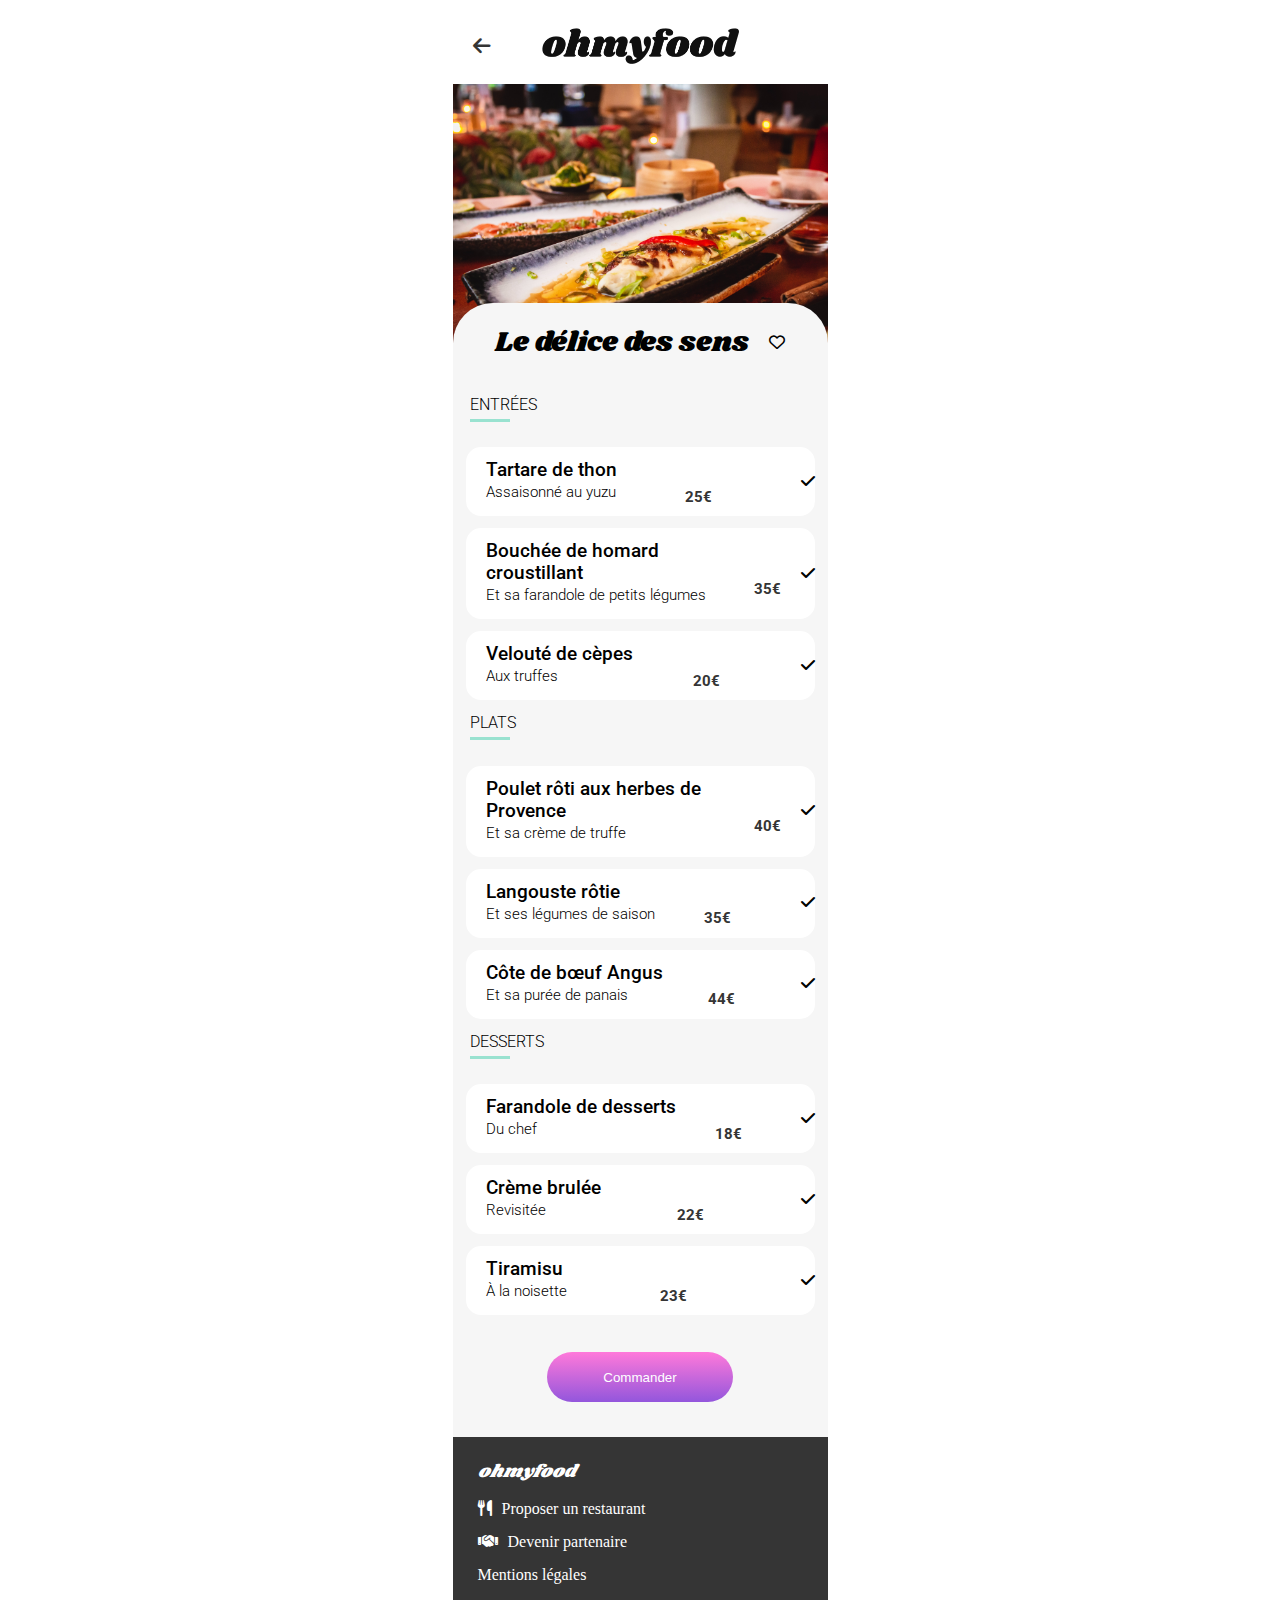
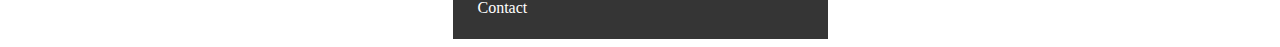
<file: menu-delice.html>
<!DOCTYPE html>
<html lang="fr">

<head>
    <title>Ohmyfood - Le délice des sens</title>
    <link rel="stylesheet" href="menu-palette.css">
    <link rel="preconnect" href="https://fonts.googleapis.com">
    <link rel="preconnect" href="https://fonts.gstatic.com" crossorigin>
    <link href="https://fonts.googleapis.com/css2?family=Roboto:ital,wght@0,100..900;1,100..900&display=swap"
        rel="stylesheet">
    <link rel="stylesheet" href="https://cdnjs.cloudflare.com/ajax/libs/font-awesome/6.5.0/css/all.min.css">
    <link rel="preconnect" href="https://fonts.googleapis.com">
    <link rel="preconnect" href="https://fonts.gstatic.com" crossorigin>
    <link
        href="https://fonts.googleapis.com/css2?family=Roboto:ital,wght@0,100..900;1,100..900&family=Shrikhand&display=swap"
        rel="stylesheet">
    <link rel="preconnect" href="https://fonts.googleapis.com">
    <link rel="preconnect" href="https://fonts.gstatic.com" crossorigin>
    <link
        href="https://fonts.googleapis.com/css2?family=Roboto:ital,wght@0,100..900;1,100..900&family=Shrikhand&display=swap"
        rel="stylesheet">
</head>

<body>
    <div class="main-container">
        <header>
            <a href="index.html"><i class="fa-solid fa-arrow-left"></i></a>
            <img src="images/logo/ohmyfood.png" alt="Logo Ohmyfood">
        </header>

        <main>
            <div class="photo">
                <img src="images/restaurants/louis-hansel-shotsoflouis-qNBGVyOCY8Q-unsplash.jpg" alt="Image d'un repas dans un restaurant">
            </div>
            <section class="menu">

                <div class="menu-title">
                    <h1><span>Le délice des sens</span></h1>
                    <i class="fa-regular fa-heart"></i>
                </div>

                <div class="menu-entrance">

                    <div class="title">
                        <h2>Entrées</h2>
                    </div>
                    <div class="entrance">
                        <div class="entrance-text">
                            <h3>Tartare de thon</h3>
                            <p>Assaisonné au yuzu</p>
                        </div>
                        <span class="price">25€</span>
                        <div class="price-check">
                            <i class="fa-solid fa-check"></i>
                        </div>
                    </div>

                    <div class="entrance">
                        <div class="entrance-text">
                            <h3>Bouchée de homard croustillant </h3>
                            <p>Et sa farandole de petits légumes</p>
                        </div>
                        <span class="price">35€</span>
                        <div class="price-check">
                            <i class="fa-solid fa-check"></i>
                        </div>
                    </div>

                    <div class="entrance">
                        <div class="entrance-text">
                            <h3>Velouté de cèpes </h3>
                            <p>Aux truffes</p>
                        </div>
                        <span class="price">20€</span>
                        <div class="price-check">
                            <i class="fa-solid fa-check"></i>
                        </div>
                    </div>
                </div>

                <div class="menu-plats">

                    <div class="title">
                        <h2>Plats</h2>
                    </div>
                    <div class="entrance">
                        <div class="entrance-text">
                            <h3>Poulet rôti aux herbes de Provence </h3>
                            <p>Et sa crème de truffe</p>
                        </div>
                        <span class="price">40€</span>
                        <div class="price-check">
                            <i class="fa-solid fa-check"></i>
                        </div>
                    </div>

                    <div class="entrance">
                        <div class="entrance-text">
                            <h3>Langouste rôtie </h3>
                            <p>Et ses légumes de saison</p>
                        </div>
                        <span class="price">35€</span>
                        <div class="price-check">
                            <i class="fa-solid fa-check"></i>
                        </div>
                    </div>

                    <div class="entrance">
                        <div class="entrance-text">
                            <h3>Côte de bœuf Angus </h3>
                            <p>Et sa purée de panais</p>
                        </div>
                        <span class="price">44€</span>
                        <div class="price-check">
                            <i class="fa-solid fa-check"></i>
                        </div>
                    </div>
                </div>

                <div class="menu-desserts">

                    <div class="title">
                        <h2>Desserts</h2>
                    </div>

                    <div class="entrance">
                        <div class="entrance-text">
                            <h3>Farandole de desserts</h3>
                            <p>Du chef</p>
                        </div>
                        <span class="price">18€</span>
                        <div class="price-check">
                            <i class="fa-solid fa-check"></i>
                        </div>
                    </div>

                    <div class="entrance">
                        <div class="entrance-text">
                            <h3>Crème brulée </h3>
                            <p>Revisitée</p>
                        </div>
                        <span class="price">22€</span>
                        <div class="price-check">
                            <i class="fa-solid fa-check"></i>
                        </div>
                    </div>

                    <div class="entrance">
                        <div class="entrance-text">
                            <h3>Tiramisu </h3>
                            <p>À la noisette</p>
                        </div>
                        <span class="price">23€</span>
                        <div class="price-check">
                            <i class="fa-solid fa-check"></i>
                        </div>
                    </div>

                    <div class="commander">
                        <button>Commander</button>
                    </div>
                </div>
            </section>
        </main>
        <footer class="footer">
            <div class="footer-content">
                <div class="footer-logo">ohmyfood</div>
            </div>
            <ul class="footer-links">
                <li><i class="fas fa-utensils"></i><a href="#">Proposer un restaurant</a></li>
                <li><i class="fas fa-handshake"></i><a href="#">Devenir partenaire</a></li>
                <li><a href="#">Mentions légales</a></li>
                <li><a href="#">Contact</a></li>
            </ul>
        </footer>
    </div>
</body>
</file>
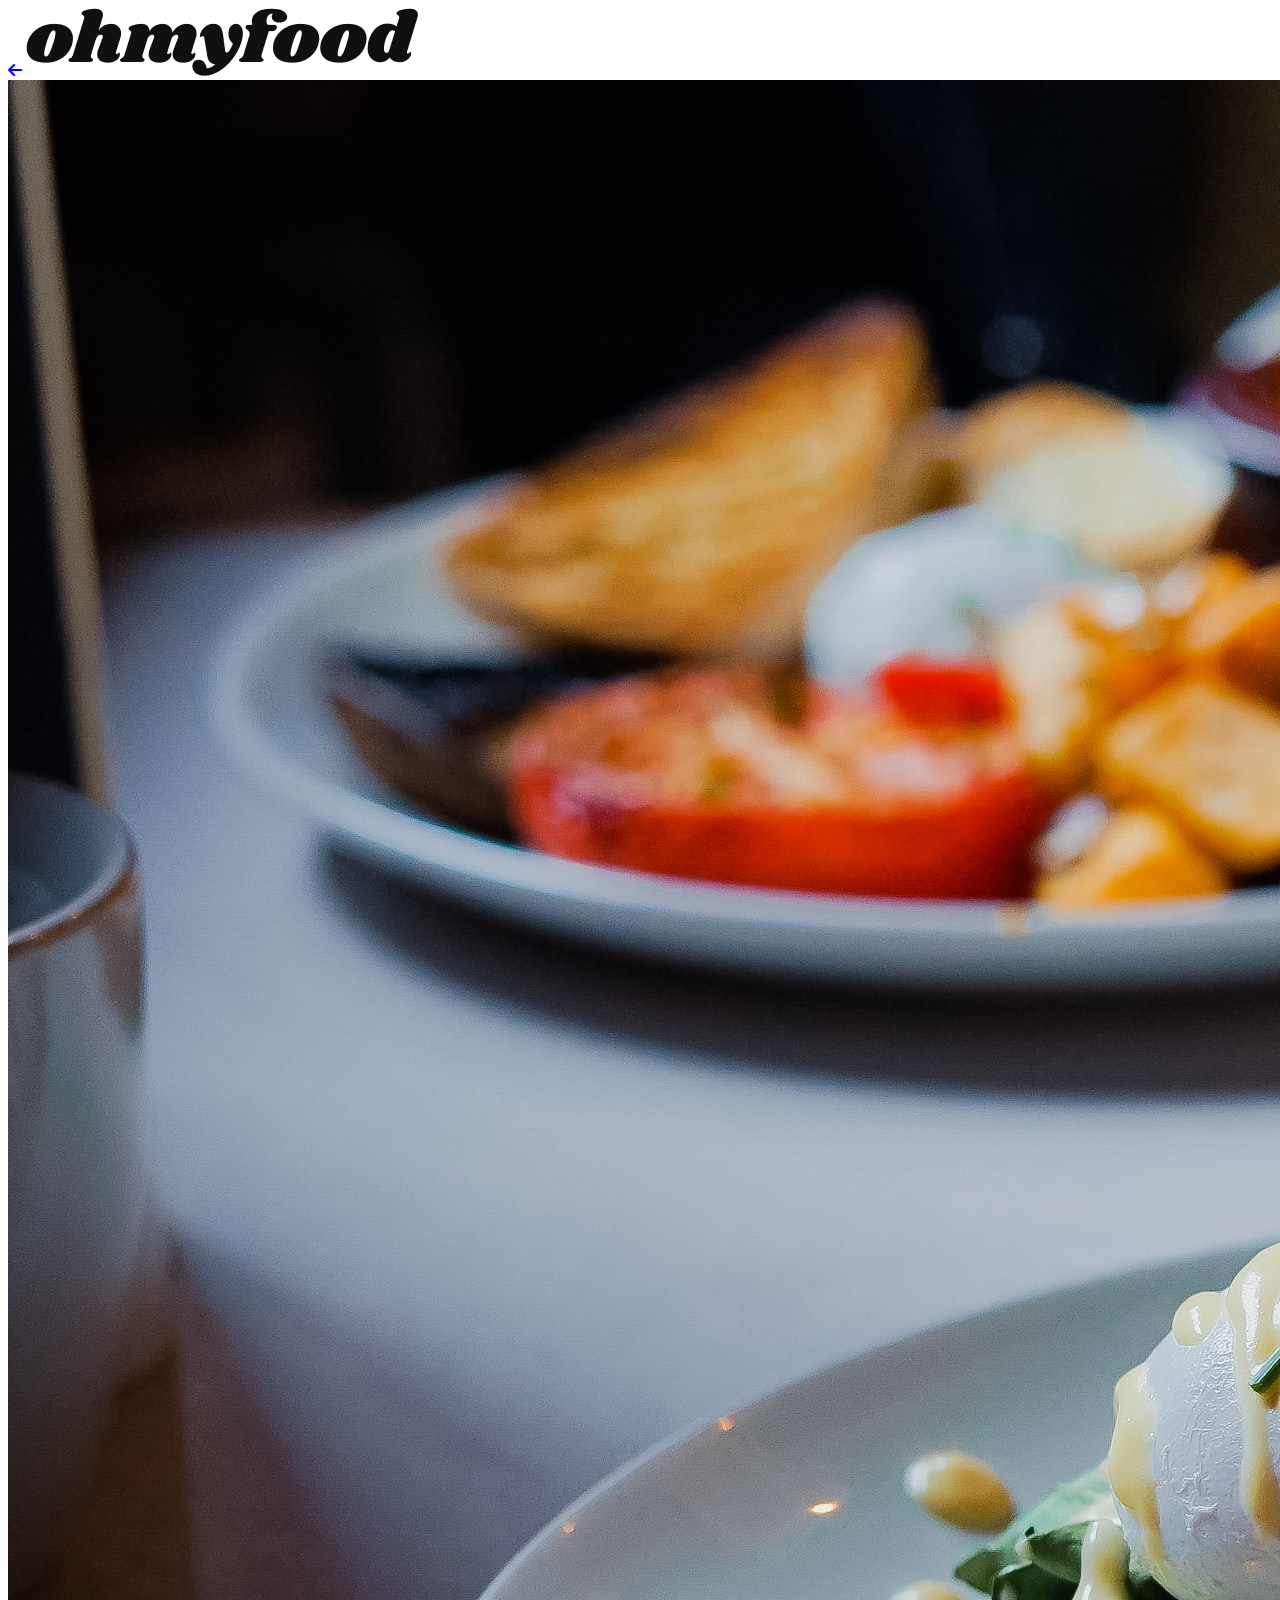
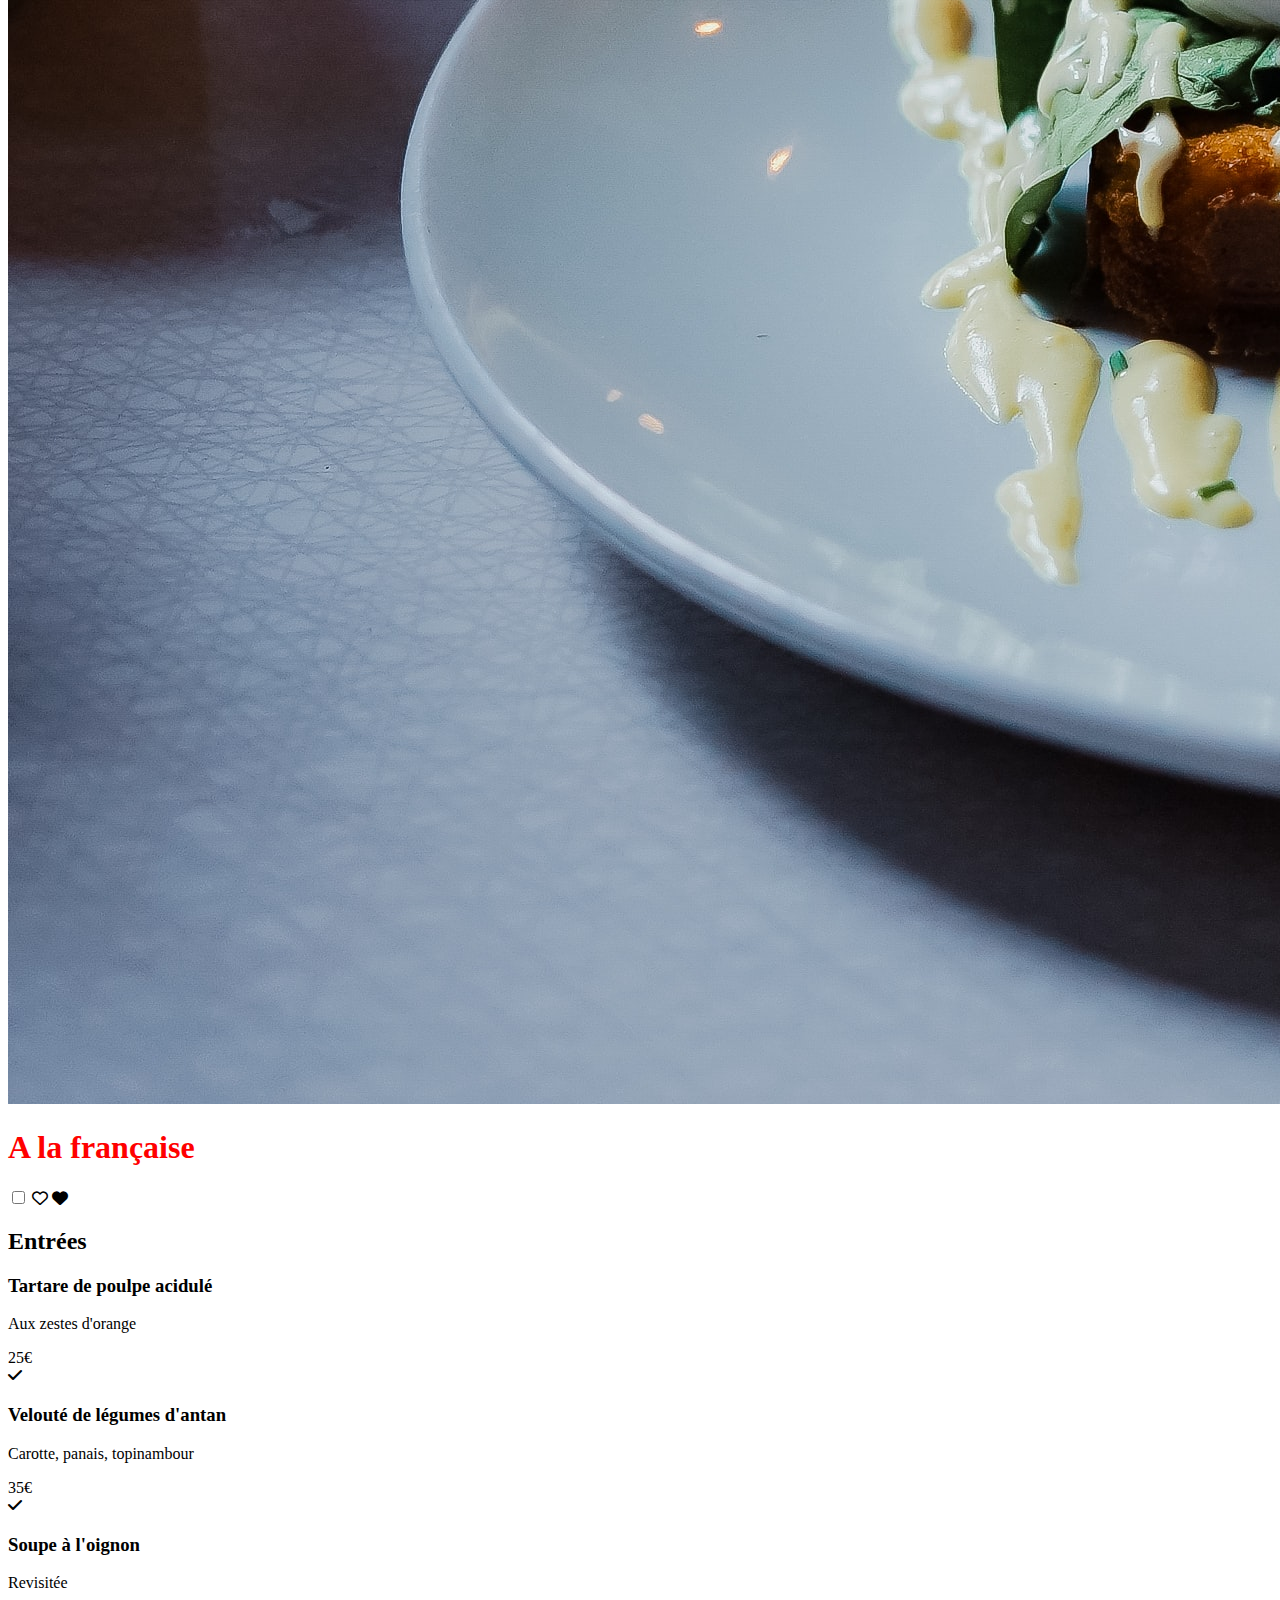
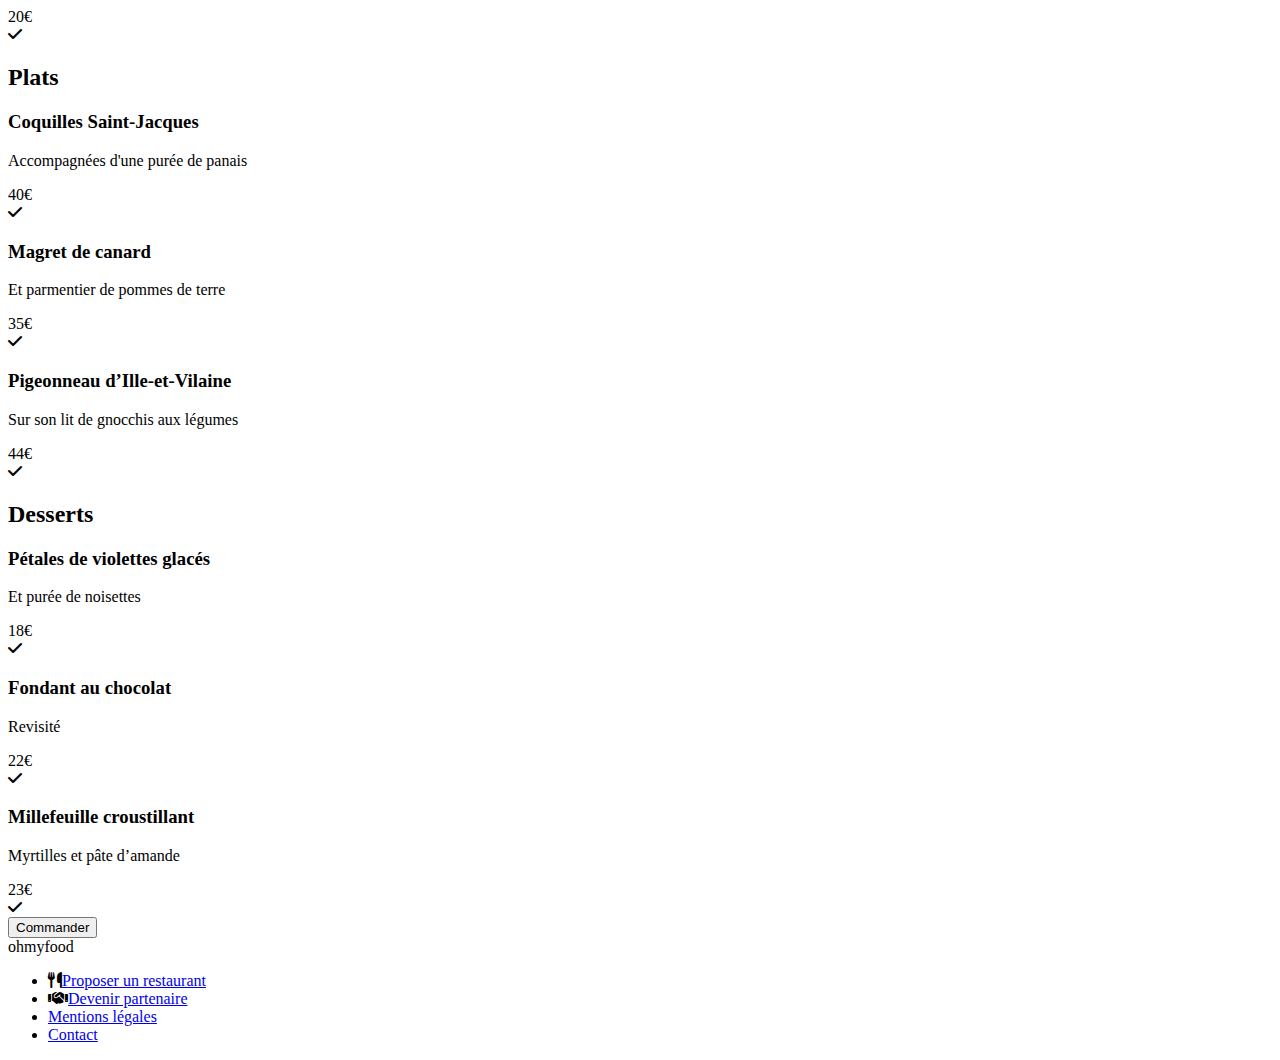
<file: menu-francaise.html>
<!DOCTYPE html>
<html lang="fr">

<head>
    <title>Ohmyfood - A la française</title>
    <link rel="stylesheet" href="style.css">
    <link rel="preconnect" href="https://fonts.googleapis.com">
    <link rel="preconnect" href="https://fonts.gstatic.com" crossorigin>
    <link href="https://fonts.googleapis.com/css2?family=Roboto:ital,wght@0,100..900;1,100..900&display=swap"
        rel="stylesheet">
    <link rel="stylesheet" href="https://cdnjs.cloudflare.com/ajax/libs/font-awesome/6.5.0/css/all.min.css">
    <link rel="preconnect" href="https://fonts.googleapis.com">
    <link rel="preconnect" href="https://fonts.gstatic.com" crossorigin>
    <link
        href="https://fonts.googleapis.com/css2?family=Roboto:ital,wght@0,100..900;1,100..900&family=Shrikhand&display=swap"
        rel="stylesheet">
    <link rel="preconnect" href="https://fonts.googleapis.com">
    <link rel="preconnect" href="https://fonts.gstatic.com" crossorigin>
    <link
        href="https://fonts.googleapis.com/css2?family=Roboto:ital,wght@0,100..900;1,100..900&family=Shrikhand&display=swap"
        rel="stylesheet">
        <meta name="viewport" content="width=device-width, initial-scale=1" />
</head>

<body class="page-menu">
    <div class="main-container">
        <header>
            <a href="index.html"><i class="fa-solid fa-arrow-left"></i></a>
            <img src="images/logo/ohmyfood.png" alt="Logo Ohmyfood">
        </header>

        <main>
            <div class="photo">
                <img src="images/restaurants/toa-heftiba-DQKerTsQwi0-unsplash.jpg" alt="Image d'un repas dans un restaurant">
            </div>
            <section class="menu">

                <div class="menu-title">
                    <h1><span>A la française</span></h1>
                    <div class="rating">
                           <input type="checkbox" id="heart1" class="heart-checkbox">
                           <label for="heart1" class="heart">
                              <i class="fa-regular fa-heart"></i>
                              <i class="fa-solid fa-heart"></i>
                           </label>
                        </div>
                </div>

                <div class="menu-entrance">

                    <div class="title">
                        <h2>Entrées</h2>
                    </div>
                    <div class="entrance">
                        <div class="entrance-text">
                            <h3>Tartare de poulpe acidulé</h3>
                            <p>Aux zestes d'orange</p>
                        </div>
                        <span class="price">25€</span>
                        <div class="price-check">
                            <i class="fa-solid fa-check"></i>
                        </div>
                    </div>

                    <div class="entrance">
                        <div class="entrance-text">
                            <h3>Velouté de légumes d'antan</h3>
                            <p>Carotte, panais, topinambour</p>
                        </div>
                        <span class="price">35€</span>
                        <div class="price-check">
                            <i class="fa-solid fa-check"></i>
                        </div>
                    </div>

                    <div class="entrance">
                        <div class="entrance-text">
                            <h3>Soupe à l'oignon</h3>
                            <p>Revisitée</p>
                        </div>
                        <span class="price">20€</span>
                        <div class="price-check">
                            <i class="fa-solid fa-check"></i>
                        </div>
                    </div>
                </div>

                <div class="menu-plats">

                    <div class="title">
                        <h2>Plats</h2>
                    </div>
                    <div class="entrance">
                        <div class="entrance-text">
                            <h3>Coquilles Saint-Jacques</h3>
                            <p>Accompagnées d'une purée de panais</p>
                        </div>
                        <span class="price">40€</span>
                        <div class="price-check">
                            <i class="fa-solid fa-check"></i>
                        </div>
                    </div>

                    <div class="entrance">
                        <div class="entrance-text">
                            <h3>Magret de canard</h3>
                            <p>Et parmentier de pommes de terre</p>
                        </div>
                        <span class="price">35€</span>
                        <div class="price-check">
                            <i class="fa-solid fa-check"></i>
                        </div>
                    </div>

                    <div class="entrance">
                        <div class="entrance-text">
                            <h3>Pigeonneau d’Ille-et-Vilaine</h3>
                            <p>Sur son lit de gnocchis aux légumes</p>
                        </div>
                        <span class="price">44€</span>
                        <div class="price-check">
                            <i class="fa-solid fa-check"></i>
                        </div>
                    </div>
                </div>

                <div class="menu-desserts">

                    <div class="title">
                        <h2>Desserts</h2>
                    </div>

                    <div class="entrance">
                        <div class="entrance-text">
                            <h3>Pétales de violettes glacés</h3>
                            <p>Et purée de noisettes</p>
                        </div>
                        <span class="price">18€</span>
                        <div class="price-check">
                            <i class="fa-solid fa-check"></i>
                        </div>
                    </div>

                    <div class="entrance">
                        <div class="entrance-text">
                            <h3>Fondant au chocolat</h3>
                            <p>Revisité</p>
                        </div>
                        <span class="price">22€</span>
                        <div class="price-check">
                            <i class="fa-solid fa-check"></i>
                        </div>
                    </div>

                    <div class="entrance">
                        <div class="entrance-text">
                            <h3>Millefeuille croustillant</h3>
                            <p>Myrtilles et pâte d’amande</p>
                        </div>
                        <span class="price">23€</span>
                        <div class="price-check">
                            <i class="fa-solid fa-check"></i>
                        </div>
                    </div>

                    <div class="commander">
                        <button>Commander</button>
                    </div>
                </div>
            </section>
        </main>
        <footer class="footer">
            <div class="footer-content">
                <div class="footer-logo">ohmyfood</div>
            </div>
            <ul class="footer-links">
                <li><i class="fas fa-utensils"></i><a href="#">Proposer un restaurant</a></li>
                <li><i class="fas fa-handshake"></i><a href="#">Devenir partenaire</a></li>
                <li><a href="#">Mentions légales</a></li>
                <li><a href="#">Contact</a></li>
            </ul>
        </footer>
    </div>
</body>
</file>
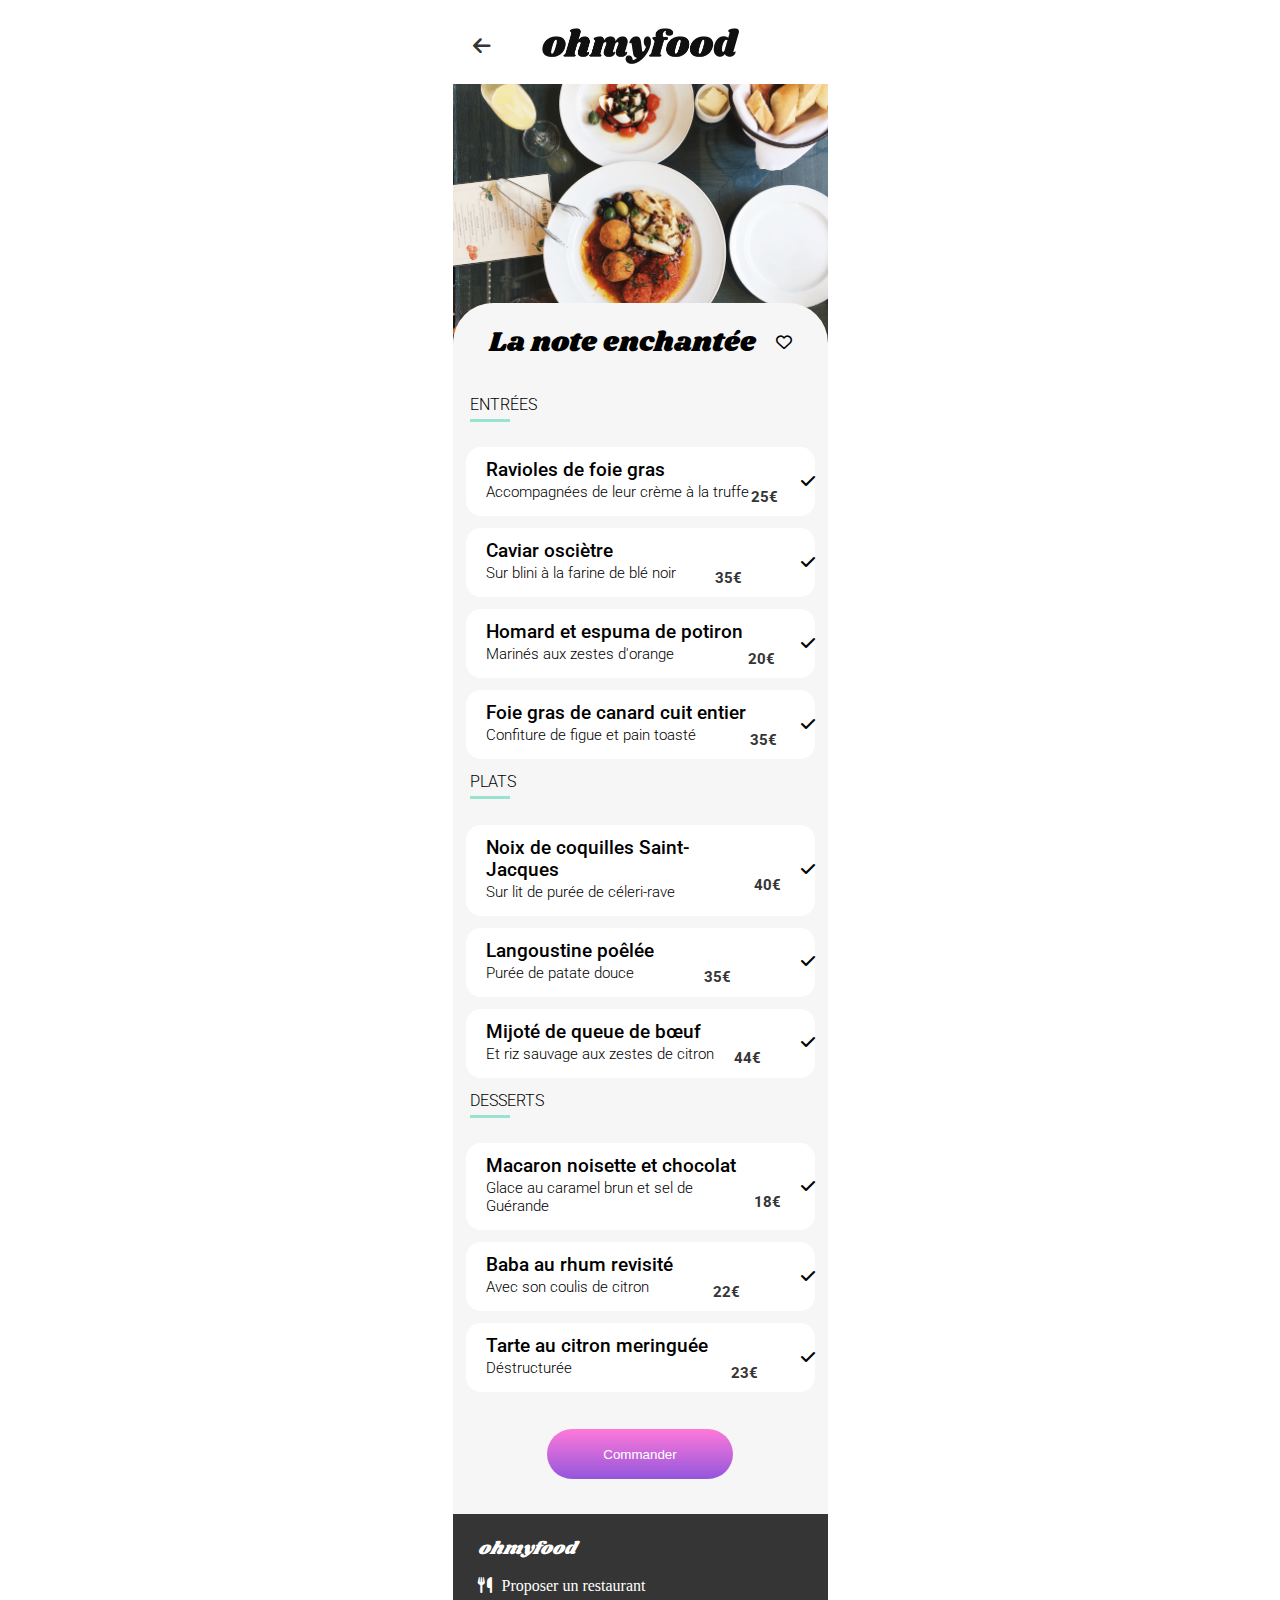
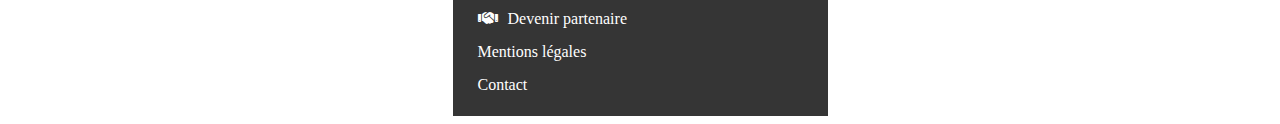
<file: menu-note.html>
<!DOCTYPE html>
<html lang="fr">

<head>
    <title>Ohmyfood - La note enchantée</title>
    <link rel="stylesheet" href="menu-palette.css">
    <link rel="preconnect" href="https://fonts.googleapis.com">
    <link rel="preconnect" href="https://fonts.gstatic.com" crossorigin>
    <link href="https://fonts.googleapis.com/css2?family=Roboto:ital,wght@0,100..900;1,100..900&display=swap"
        rel="stylesheet">
    <link rel="stylesheet" href="https://cdnjs.cloudflare.com/ajax/libs/font-awesome/6.5.0/css/all.min.css">
    <link rel="preconnect" href="https://fonts.googleapis.com">
    <link rel="preconnect" href="https://fonts.gstatic.com" crossorigin>
    <link
        href="https://fonts.googleapis.com/css2?family=Roboto:ital,wght@0,100..900;1,100..900&family=Shrikhand&display=swap"
        rel="stylesheet">
    <link rel="preconnect" href="https://fonts.googleapis.com">
    <link rel="preconnect" href="https://fonts.gstatic.com" crossorigin>
    <link
        href="https://fonts.googleapis.com/css2?family=Roboto:ital,wght@0,100..900;1,100..900&family=Shrikhand&display=swap"
        rel="stylesheet">
</head>

<body>
    <div class="main-container">
        <header>
            <a href="index.html"><i class="fa-solid fa-arrow-left"></i></a>
            <img src="images/logo/ohmyfood.png" alt="Logo Ohmyfood">
        </header>

        <main>
            <div class="photo">
                <img src="images/restaurants/stil-u2Lp8tXIcjw-unsplash.jpg" alt="Image d'un repas dans un restaurant">
            </div>
            <section class="menu">

                <div class="menu-title">
                    <h1><span>La note enchantée</span></h1>
                    <i class="fa-regular fa-heart"></i>
                </div>

                <div class="menu-entrance">

                    <div class="title">
                        <h2>Entrées</h2>
                    </div>
                    <div class="entrance">
                        <div class="entrance-text">
                            <h3>Ravioles de foie gras</h3>
                            <p>Accompagnées de leur crème à la truffe</p>
                        </div>
                        <span class="price">25€</span>
                        <div class="price-check">
                            <i class="fa-solid fa-check"></i>
                        </div>
                    </div>

                    <div class="entrance">
                        <div class="entrance-text">
                            <h3>Caviar osciètre</h3>
                            <p>Sur blini à la farine de blé noir</p>
                        </div>
                        <span class="price">35€</span>
                        <div class="price-check">
                            <i class="fa-solid fa-check"></i>
                        </div>
                    </div>

                    <div class="entrance">
                        <div class="entrance-text">
                            <h3>Homard et espuma de potiron</h3>
                            <p>Marinés aux zestes d'orange</p>
                        </div>
                        <span class="price">20€</span>
                        <div class="price-check">
                            <i class="fa-solid fa-check"></i>
                        </div>
                    </div>

                    <div class="entrance">
                        <div class="entrance-text">
                            <h3>Foie gras de canard cuit entier</h3>
                            <p>Confiture de figue et pain toasté</p>
                        </div>
                        <span class="price">35€</span>
                        <div class="price-check">
                            <i class="fa-solid fa-check"></i>
                        </div>
                    </div>
                </div>

                <div class="menu-plats">

                    <div class="title">
                        <h2>Plats</h2>
                    </div>
                    <div class="entrance">
                        <div class="entrance-text">
                            <h3>Noix de coquilles Saint-Jacques</h3>
                            <p>Sur lit de purée de céleri-rave</p>
                        </div>
                        <span class="price">40€</span>
                        <div class="price-check">
                            <i class="fa-solid fa-check"></i>
                        </div>
                    </div>

                    <div class="entrance">
                        <div class="entrance-text">
                            <h3>Langoustine poêlée</h3>
                            <p>Purée de patate douce</p>
                        </div>
                        <span class="price">35€</span>
                        <div class="price-check">
                            <i class="fa-solid fa-check"></i>
                        </div>
                    </div>

                    <div class="entrance">
                        <div class="entrance-text">
                            <h3>Mijoté de queue de bœuf</h3>
                            <p>Et riz sauvage aux zestes de citron</p>
                        </div>
                        <span class="price">44€</span>
                        <div class="price-check">
                            <i class="fa-solid fa-check"></i>
                        </div>
                    </div>
                </div>

                <div class="menu-desserts">

                    <div class="title">
                        <h2>Desserts</h2>
                    </div>

                    <div class="entrance">
                        <div class="entrance-text">
                            <h3>Macaron noisette et chocolat</h3>
                            <p>Glace au caramel brun et sel de Guérande</p>
                        </div>
                        <span class="price">18€</span>
                        <div class="price-check">
                            <i class="fa-solid fa-check"></i>
                        </div>
                    </div>

                    <div class="entrance">
                        <div class="entrance-text">
                            <h3>Baba au rhum revisité</h3>
                            <p>Avec son coulis de citron</p>
                        </div>
                        <span class="price">22€</span>
                        <div class="price-check">
                            <i class="fa-solid fa-check"></i>
                        </div>
                    </div>

                    <div class="entrance">
                        <div class="entrance-text">
                            <h3>Tarte au citron meringuée </h3>
                            <p>Déstructurée</p>
                        </div>
                        <span class="price">23€</span><div class="price-check">
                            <i class="fa-solid fa-check"></i>
                        </div>
                    </div>

                    <div class="commander">
                        <button>Commander</button>
                    </div>
                </div>
            </section>
        </main>
        <footer class="footer">
            <div class="footer-content">
                <div class="footer-logo">ohmyfood</div>
            </div>
            <ul class="footer-links">
                <li><i class="fas fa-utensils"></i><a href="#">Proposer un restaurant</a></li>
                <li><i class="fas fa-handshake"></i><a href="#">Devenir partenaire</a></li>
                <li><a href="#">Mentions légales</a></li>
                <li><a href="#">Contact</a></li>
            </ul>
        </footer>
    </div>
</body>
</file>
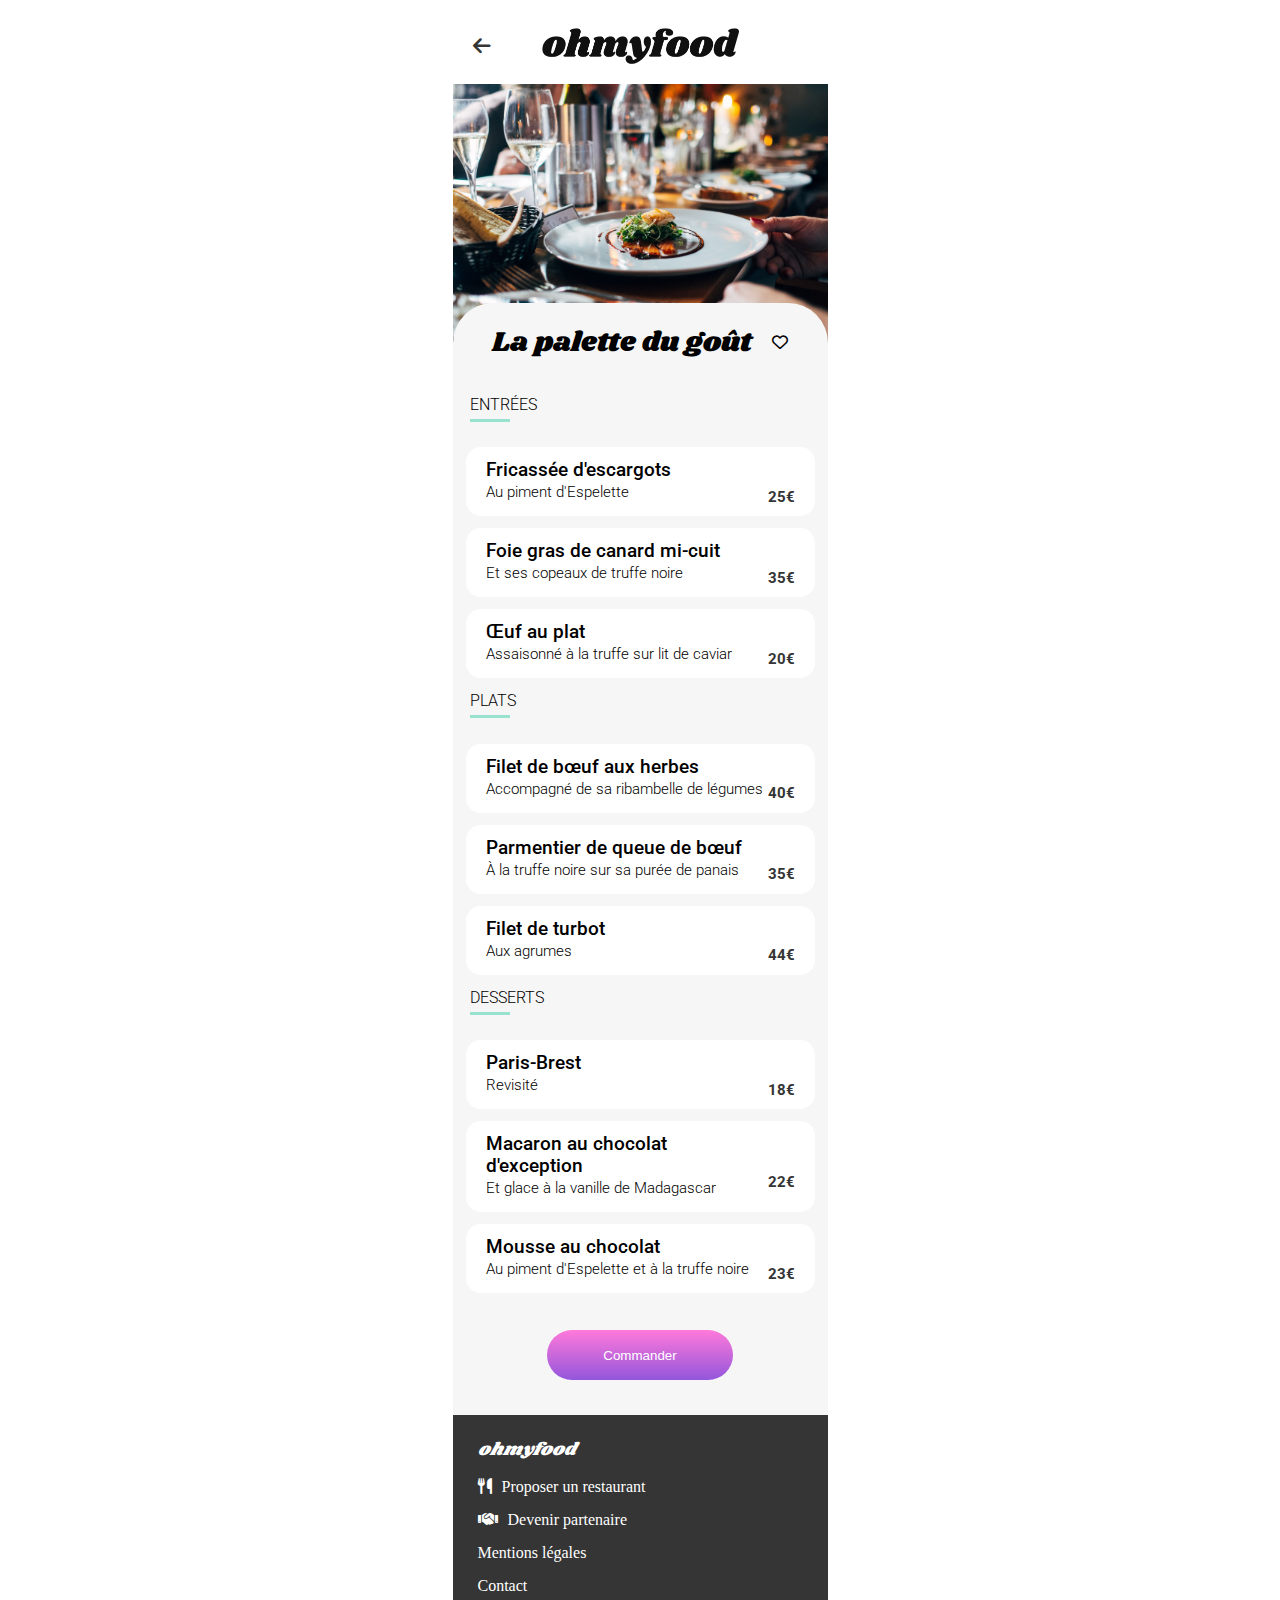
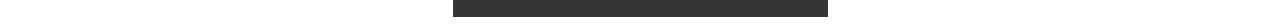
<file: menu.html>
<!DOCTYPE html>
<html lang="fr">

<head>
    <title>Ohmyfood - La Palette du goût</title>
    <link rel="stylesheet" href="menu-palette.css">
    <link rel="preconnect" href="https://fonts.googleapis.com">
    <link rel="preconnect" href="https://fonts.gstatic.com" crossorigin>
    <link href="https://fonts.googleapis.com/css2?family=Roboto:ital,wght@0,100..900;1,100..900&display=swap"
        rel="stylesheet">
    <link rel="stylesheet" href="https://cdnjs.cloudflare.com/ajax/libs/font-awesome/6.5.0/css/all.min.css">
    <link rel="preconnect" href="https://fonts.googleapis.com">
    <link rel="preconnect" href="https://fonts.gstatic.com" crossorigin>
    <link
        href="https://fonts.googleapis.com/css2?family=Roboto:ital,wght@0,100..900;1,100..900&family=Shrikhand&display=swap"
        rel="stylesheet">
    <link rel="preconnect" href="https://fonts.googleapis.com">
    <link rel="preconnect" href="https://fonts.gstatic.com" crossorigin>
    <link
        href="https://fonts.googleapis.com/css2?family=Roboto:ital,wght@0,100..900;1,100..900&family=Shrikhand&display=swap"
        rel="stylesheet">
</head>

<body>
    <div class="main-container">
        <header>
            <a href="index.html"><i class="fa-solid fa-arrow-left"></i></a>
            <img src="images/logo/ohmyfood.png" alt="Logo Ohmyfood">
        </header>

        <main>
            <div class="photo">
                <img src="images/restaurants/jay-wennington-N_Y88TWmGwA-unsplash.jpg" alt="Image d'un repas dans un restaurant">
            </div>
            <section class="menu">

                <div class="menu-title">
                    <h1><span>La palette du goût</span></h1>
                    <i class="fa-regular fa-heart"></i>
                </div>

                <div class="menu-entrance">

                    <div class="title">
                        <h2>Entrées</h2>
                    </div>
                    <div class="entrance">
                        <div class="entrance-text">
                            <h3>Fricassée d'escargots</h3>
                            <p>Au piment d'Espelette</p>
                        </div>
                        <span class="price">25€</span>
                    </div>

                    <div class="entrance">
                        <div class="entrance-text">
                            <h3>Foie gras de canard mi-cuit</h3>
                            <p>Et ses copeaux de truffe noire</p>
                        </div>
                        <span class="price">35€</span>
                    </div>

                    <div class="entrance">
                        <div class="entrance-text">
                            <h3>Œuf au plat</h3>
                            <p>Assaisonné à la truffe sur lit de caviar</p>
                        </div>
                        <span class="price">20€</span>
                    </div>
                </div>

                <div class="menu-plats">

                    <div class="title">
                        <h2>Plats</h2>
                    </div>
                    <div class="entrance">
                        <div class="entrance-text">
                            <h3>Filet de bœuf aux herbes</h3>
                            <p>Accompagné de sa ribambelle de légumes</p>
                        </div>
                        <span class="price">40€</span>
                    </div>

                    <div class="entrance">
                        <div class="entrance-text">
                            <h3>Parmentier de queue de bœuf</h3>
                            <p>À la truffe noire sur sa purée de panais</p>
                        </div>
                        <span class="price">35€</span>
                    </div>

                    <div class="entrance">
                        <div class="entrance-text">
                            <h3>Filet de turbot</h3>
                            <p>Aux agrumes</p>
                        </div>
                        <span class="price">44€</span>
                    </div>
                </div>

                <div class="menu-desserts">

                    <div class="title">
                        <h2>Desserts</h2>
                    </div>

                    <div class="entrance">
                        <div class="entrance-text">
                            <h3>Paris-Brest</h3>
                            <p>Revisité</p>
                        </div>
                        <span class="price">18€</span>
                    </div>

                    <div class="entrance">
                        <div class="entrance-text">
                            <h3>Macaron au chocolat d'exception</h3>
                            <p>Et glace à la vanille de Madagascar</p>
                        </div>
                        <span class="price">22€</span>
                    </div>

                    <div class="entrance">
                        <div class="entrance-text">
                            <h3>Mousse au chocolat</h3>
                            <p>Au piment d'Espelette et à la truffe noire</p>
                        </div>
                        <span class="price">23€</span>
                    </div>

                    <div class="commander">
                        <button>Commander</button>
                    </div>
                </div>
            </section>
        </main>
        <footer class="footer">
            <div class="footer-content">
                <div class="footer-logo">ohmyfood</div>
            </div>
            <ul class="footer-links">
                <li><i class="fas fa-utensils"></i><a href="#">Proposer un restaurant</a></li>
                <li><i class="fas fa-handshake"></i><a href="#">Devenir partenaire</a></li>
                <li><a href="#">Mentions légales</a></li>
                <li><a href="#">Contact</a></li>
            </ul>
        </footer>
    </div>
</body>
</file>
<file: menu-palette.css>
/***** Général *****/

body {
   display: flex;
   justify-content: center;
}

.main-container {
   width: 100%;
   max-width: 375px;
   box-sizing: border-box;
}

/**** En tête ****/

header {
   background-color: white;
   width: 100%;
   display: flex;
   position: relative;
   align-items: center;
   justify-content: center;
   padding: 20px 0;
}

header img {
   width: 197px;
   height: 36px;
}

header i {
   position: absolute;
   left: 20px;
   font-size: 20px;
   color: rgba(53, 53, 53, 1);
   cursor: pointer;
   top: 50%;
   transform: translateY(-50%);
}

/***** Image *****/

.photo img {
   width: 100%;
   height: 275px;
   top: 96px;
   object-fit: cover;
}

/***** Menu Entrées *****/

.menu {
   background-color: rgba(246, 246, 246, 1);
   gap: 40px;
   position: relative;
   border-top-left-radius: 40px;
   border-top-right-radius: 40px;
   margin-top: -60px;
}

.menu-title {
   display: flex;
   align-items: center;
   justify-content: center;
   flex-direction: row;
   gap: 20px;
}

.menu-title h1 {
   font-weight: 400;
   font-size: 28px;
   font-family: 'Shrikhand', cursive;;
}

.menu h2 {
   font-family: "Roboto", sans-serif;
   font-weight: 300;
   font-size: 16px;
   text-transform: uppercase;
   position: relative;
   display: inline-block;
   padding-bottom: 8px;
   margin-left: -170px;
}

.menu h2::after {
   content: "";
   position: absolute;
   left: 0;
   bottom: 0;
   width: 40px;
   height: 3px;
   background-color: #99E2D0;
}

.menu h3 {
   font-family: "Roboto", sans-serif;
   font-weight: 500;
   font-style: 18px;
   margin-left: 20px;
   margin-bottom: 0;
   margin-top: 12px;
}

.menu p {
   font-weight: 300;
   font-size: 15.04px;
   font-family: "Roboto", sans-serif;
   margin-left: 20px;
   margin-top: 2px;
}

.menu-entrance {
   display: flex;
   flex-direction: column;
   gap: 12px;
   align-items: center;
   box-shadow: rgba(0, 0, 0, 0.1);
}

.menu .entrance {
   background-color: rgba(255, 255, 255, 1);
   border-radius: 15.04px;
   width: 349px;
   margin: 0;
   padding: 0;
   display: flex;
   justify-content: space-between;
   align-items: center;
   box-sizing: border-box;
}

.menu .entrance-text {
   display: flex;
   flex-direction: column;
}

.price {
   color: rgba(53, 53, 53, 1);
   font-weight: 700;
   font-size: 15.04px;
   font-family: "Roboto", sans-serif;
   margin-right: 20px;
   margin-top: 30px;
}

/***** Menu Plats *****/

.menu-plats {
   display: flex;
   flex-direction: column;
   gap: 12px;
   align-items: center;
   box-shadow: rgba(0, 0, 0, 0.1);
}

/**** Menu Desserts ****/

.menu-desserts {
   display: flex;
   flex-direction: column;
   gap: 12px;
   align-items: center;
   box-shadow: rgba(0, 0, 0, 0.1);
}

/**** Bouton Commander ****/

.commander {
   padding-top: 25px;
   padding-bottom: 35px;
}

.commander button {
   width: 186px;
   height: 50px;
   border-radius: 25px;
   background: linear-gradient(rgba(255, 121, 218, 1), rgba(147, 86, 220, 1));
   border-style: none;
   color: white;
   cursor: pointer;
}

/**** Footer ****/

footer {
   background-color: rgba(53, 53, 53, 1);
   padding-top: 22px;
   padding-bottom: 22px;
   padding-left: 25px;
   padding-right: 25px;
   gap: 16px;
   margin-top: 0;
}

.footer-content {
   display: flex;
   flex-direction: column;
   align-items: flex-start;
}

.footer-links {
   list-style: none;
   display: flex;
   flex-direction: column;
   gap: 15px;
   margin: 0;
   padding: 0;
}

.footer-links li a {
   color: white;
   text-decoration: none;
   font-size: 16px;
   font-weight: 500;
}

.footer-links li i {
   color: white;
   padding-right: 10px;
}

.footer-logo {
   font-family: 'Shrikhand', cursive;
   font-size: 18px;
   font-weight: 400;
   font-style: italic;
   color: white;
   margin-bottom: 15px;
}

@media screen and (min-width: 1440px) {
 
   /***** Général *****/

.main-container {
   max-width: 1440px;
}

/**** En tête ****/

header img {
   width: 200px;
   height: 34.2px;
}

/***** Image *****/

.photo img {
   width: 100%;
   height: 480px;
}

/***** Menu Entrées *****/

.menu {
   width: 1055px;
   margin-top: -50px;
   left: 193px;
}

.menu-title h1 {
   margin-top: 50px;
}

.menu-title i {
   margin-top: 30px;
}

.menu h2 {
   margin-left: -310px;
}

.menu .entrance {
   width: 634px;
}

/**** Footer ****/

footer {
   padding-top: 30px;
   padding-bottom: 30px;
}

.footer-content {
   display: flex;
   align-items: flex-end;
   position: relative;
   bottom: -40px;
   padding-right: 50px;
}

.footer-links {
   display: flex;
   flex-direction: row;
   justify-content: flex-end;
   position: relative;
   right: 275px;
   gap: 30px;
}

.footer-logo {
   margin-left: 100px;
}

}
</file>
<file: style.css>
h1 {
   color: red;
}
</file>
